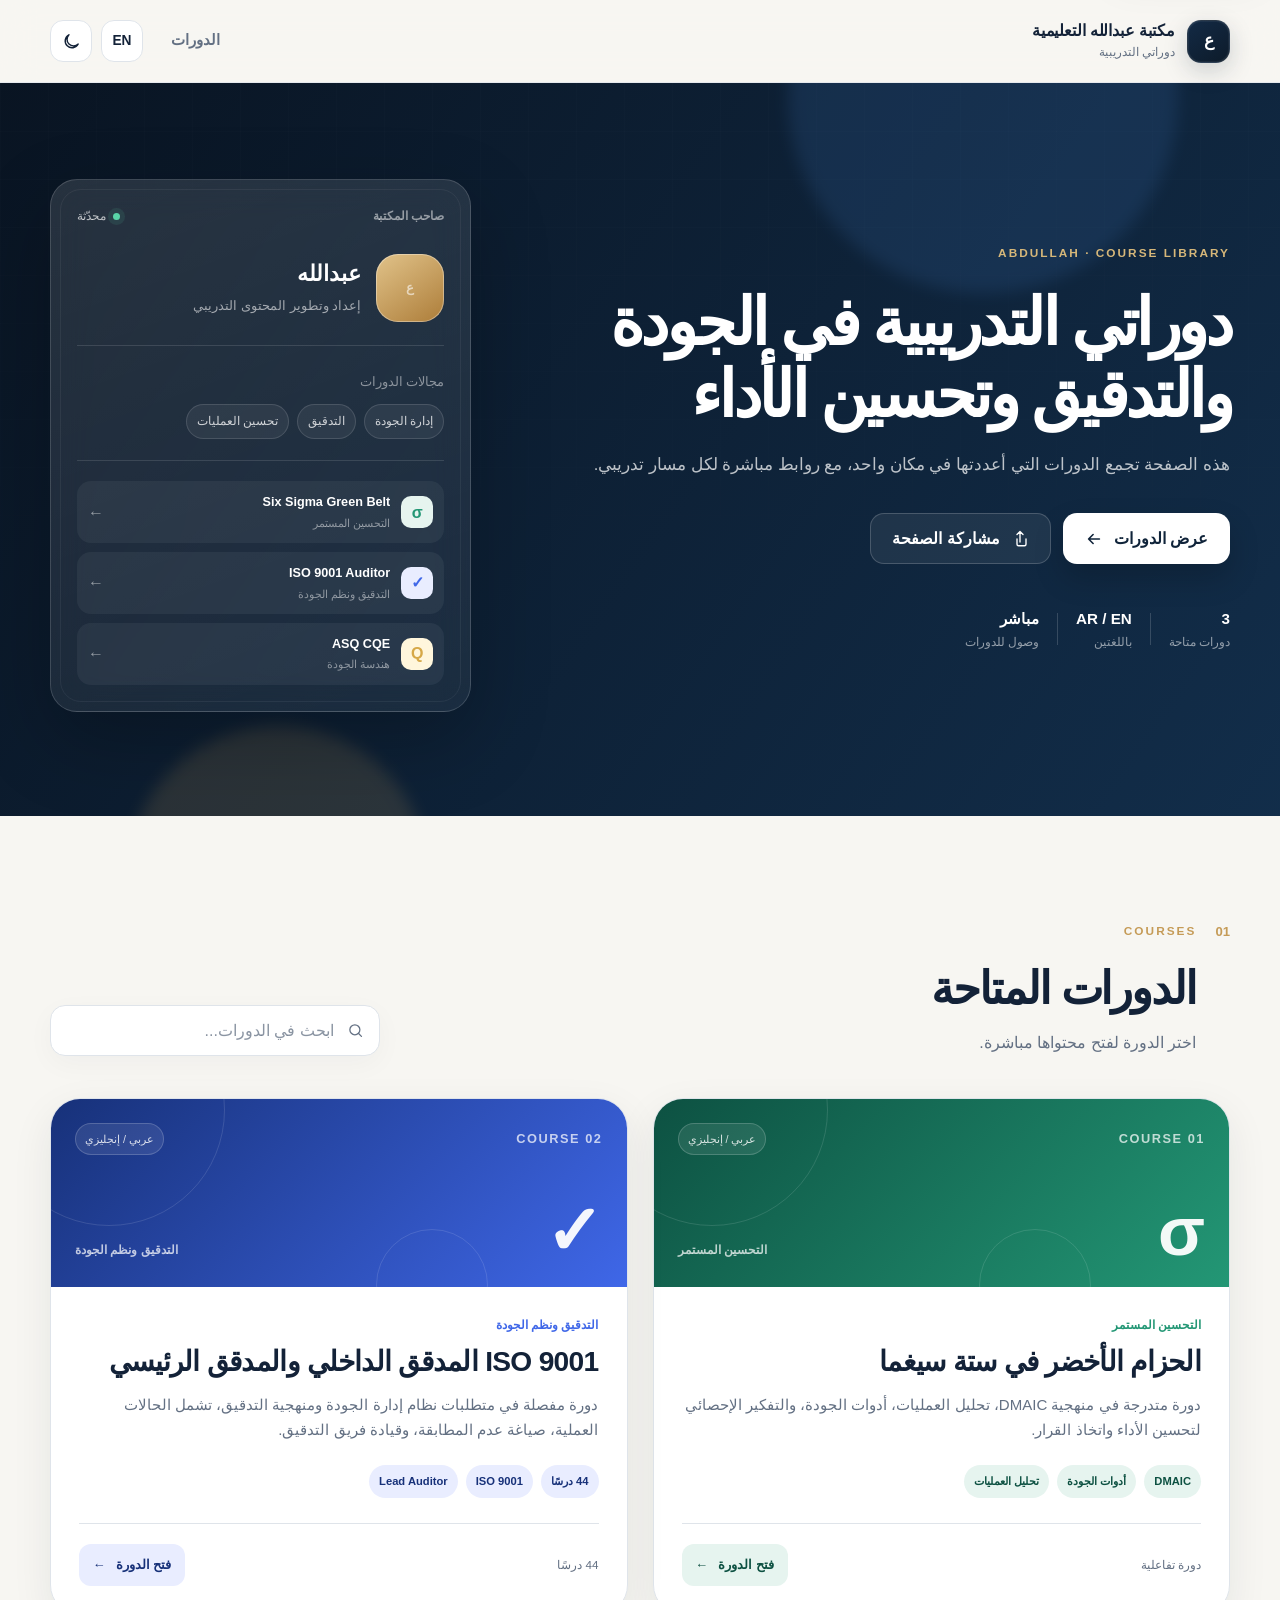
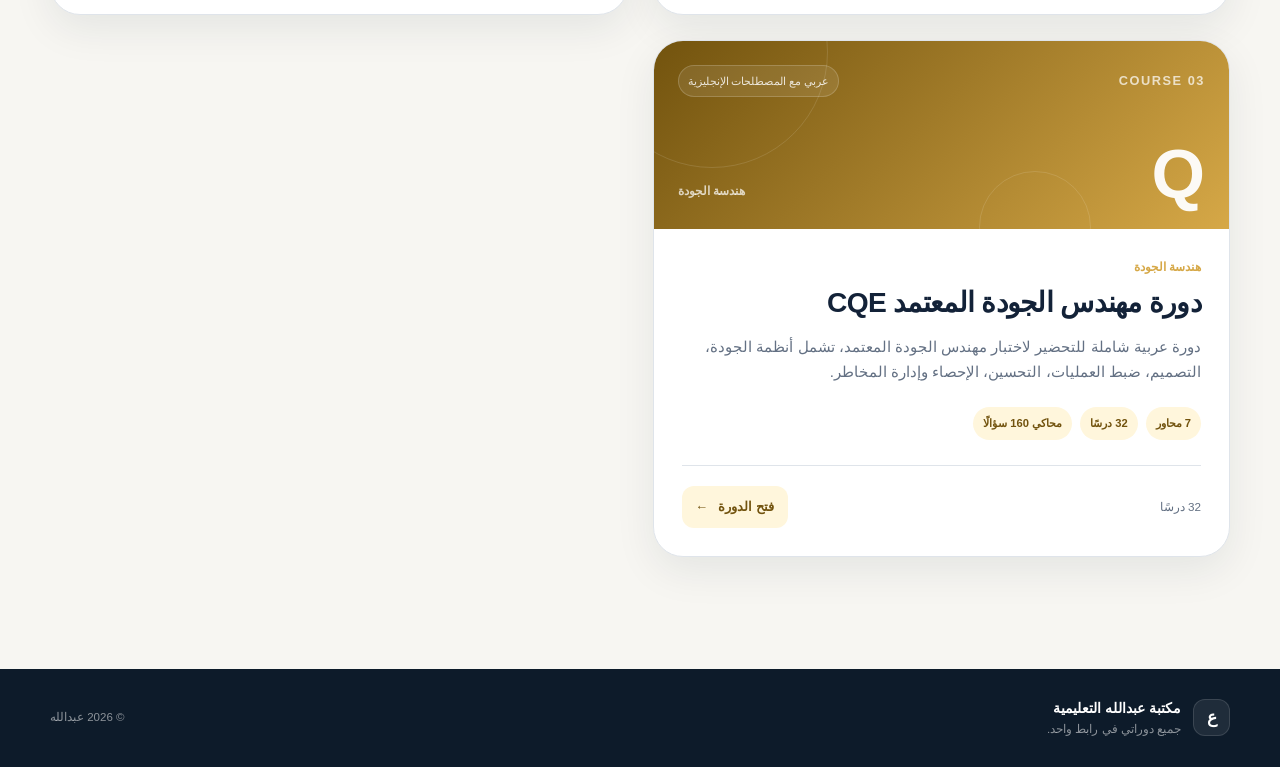
<file: index.html>
<!doctype html>
<html lang="ar" dir="rtl">
<head>
  <meta charset="utf-8" />
  <meta name="viewport" content="width=device-width, initial-scale=1, viewport-fit=cover" />
  <meta name="theme-color" content="#0d1b2a" />
  <meta name="description" content="مكتبة عبدالله التعليمية — صفحة تجمع دوراته التدريبية في الجودة والتدقيق وتحسين الأداء." />
  <meta property="og:title" content="مكتبة عبدالله التعليمية" />
  <meta property="og:description" content="دورات تدريبية في الجودة، التدقيق، وتحسين الأداء." />
  <meta property="og:type" content="website" />
  <meta http-equiv="Cache-Control" content="no-cache, no-store, must-revalidate" />
  <meta http-equiv="Pragma" content="no-cache" />
  <meta http-equiv="Expires" content="0" />
  <title>مكتبة عبدالله التعليمية</title>
  <link rel="manifest" href="manifest.webmanifest" />
  <link rel="icon" href="icon.svg" type="image/svg+xml" />
  <link rel="stylesheet" href="styles.css?v=20260722-11" />
  <script src="courses.js?v=20260722-14" defer></script>
  <script src="app.js?v=20260722-11" defer></script>
</head>
<body id="top">
  <a class="skip-link" href="#courses" data-i18n="skip">انتقل إلى الدورات</a>

  <header class="site-header">
    <div class="container header-inner">
      <a class="brand" href="#top" aria-label="الصفحة الرئيسية">
        <span class="brand-mark" id="brandMark" aria-hidden="true">ع</span>
        <span class="brand-copy">
          <strong data-i18n="brand">مكتبة عبدالله التعليمية</strong>
          <small data-i18n="brandSub">دوراتي التدريبية</small>
        </span>
      </a>

      <nav class="main-nav" aria-label="التنقل الرئيسي">
        <a href="#courses" data-i18n="navCourses">الدورات</a>
      </nav>

      <div class="header-actions">
        <button id="languageButton" class="icon-button language-button" type="button" aria-label="تغيير اللغة">EN</button>
        <button id="themeButton" class="icon-button" type="button" aria-label="تبديل المظهر">
          <span id="themeIcon" aria-hidden="true"></span>
        </button>
      </div>
    </div>
  </header>

  <main>
    <section class="hero" aria-labelledby="heroTitle">
      <div class="hero-grid" aria-hidden="true"></div>
      <div class="hero-glow hero-glow-one" aria-hidden="true"></div>
      <div class="hero-glow hero-glow-two" aria-hidden="true"></div>

      <div class="container hero-layout">
        <div class="hero-content">
          <span class="eyebrow" data-i18n="eyebrow">ABDULLAH · COURSE LIBRARY</span>
          <h1 id="heroTitle" data-i18n="heroTitle">دوراتي التدريبية في الجودة والتدقيق وتحسين الأداء</h1>
          <p class="hero-text" data-i18n="heroText">هذه الصفحة تجمع الدورات التي أعددتها في مكان واحد، مع روابط مباشرة لكل مسار تدريبي.</p>

          <div class="hero-actions">
            <a class="button button-primary" href="#courses">
              <span data-i18n="viewCourses">عرض الدورات</span>
              <svg viewBox="0 0 20 20" aria-hidden="true"><path d="M4 10h12M11 5l5 5-5 5"/></svg>
            </a>
            <button id="shareButton" class="button button-secondary" type="button">
              <svg viewBox="0 0 24 24" aria-hidden="true"><path d="M8 12v7a2 2 0 0 0 2 2h8a2 2 0 0 0 2-2v-7M16 6l-4-4-4 4M12 2v14"/></svg>
              <span data-i18n="sharePage">مشاركة الصفحة</span>
            </button>
          </div>

          <div class="hero-meta">
            <span><strong id="courseCount">0</strong><small data-i18n="courseCountLabel">دورات متاحة</small></span>
            <i aria-hidden="true"></i>
            <span><strong>AR / EN</strong><small data-i18n="languagesLabel">باللغتين</small></span>
            <i aria-hidden="true"></i>
            <span><strong data-i18n="directAccessValue">مباشر</strong><small data-i18n="directAccessLabel">وصول للدورات</small></span>
          </div>
        </div>

        <aside class="profile-card" aria-label="بطاقة صاحب المكتبة">
          <div class="profile-card-top">
            <span class="profile-label" data-i18n="profileLabel">صاحب المكتبة</span>
            <span class="profile-status"><i aria-hidden="true"></i><span data-i18n="profileStatus">محدّثة</span></span>
          </div>
          <div class="profile-identity">
            <span class="profile-avatar" id="profileAvatar" aria-hidden="true">ع</span>
            <div>
              <strong data-i18n="ownerName">عبدالله</strong>
              <span data-i18n="ownerRole">إعداد وتطوير المحتوى التدريبي</span>
            </div>
          </div>
          <div class="profile-focus">
            <small data-i18n="focusLabel">مجالات الدورات</small>
            <div class="focus-tags">
              <span data-i18n="focusQuality">إدارة الجودة</span>
              <span data-i18n="focusAudit">التدقيق</span>
              <span data-i18n="focusImprovement">تحسين العمليات</span>
            </div>
          </div>
          <div class="profile-courses" id="profileCourses"></div>
        </aside>
      </div>
    </section>

    <section id="courses" class="courses-section" aria-labelledby="coursesTitle">
      <div class="container">
        <div class="section-header">
          <div>
            <span class="section-number">01</span>
            <div>
              <span class="section-kicker" data-i18n="coursesKicker">COURSES</span>
              <h2 id="coursesTitle" data-i18n="coursesTitle">الدورات المتاحة</h2>
              <p data-i18n="coursesText">اختر الدورة لفتح محتواها مباشرة.</p>
            </div>
          </div>

          <label class="search-box">
            <svg viewBox="0 0 24 24" aria-hidden="true"><circle cx="11" cy="11" r="7"/><path d="m16.2 16.2 4 4"/></svg>
            <span class="sr-only" data-i18n="searchLabel">ابحث في الدورات</span>
            <input id="courseSearch" type="search" autocomplete="off" placeholder="ابحث في الدورات..." data-i18n-placeholder="searchPlaceholder" />
          </label>
        </div>

        <div id="courseGrid" class="course-grid" aria-live="polite"></div>
        <div id="emptyState" class="empty-state" hidden>
          <span aria-hidden="true">⌕</span>
          <strong data-i18n="emptyTitle">لا توجد دورة مطابقة</strong>
          <p data-i18n="emptyText">جرّب كلمة بحث مختلفة.</p>
        </div>
      </div>
    </section>
  </main>

  <footer class="site-footer">
    <div class="container footer-inner">
      <div class="footer-brand">
        <span class="footer-mark" id="footerMark" aria-hidden="true">ع</span>
        <span><strong data-i18n="footerTitle">مكتبة عبدالله التعليمية</strong><small data-i18n="footerText">جميع دوراتي في رابط واحد.</small></span>
      </div>
      <p>© <span id="year"></span> <span data-i18n="footerOwner">عبدالله</span></p>
    </div>
  </footer>

  <div id="toast" class="toast" role="status" aria-live="polite"></div>
</body>
</html>
</file>
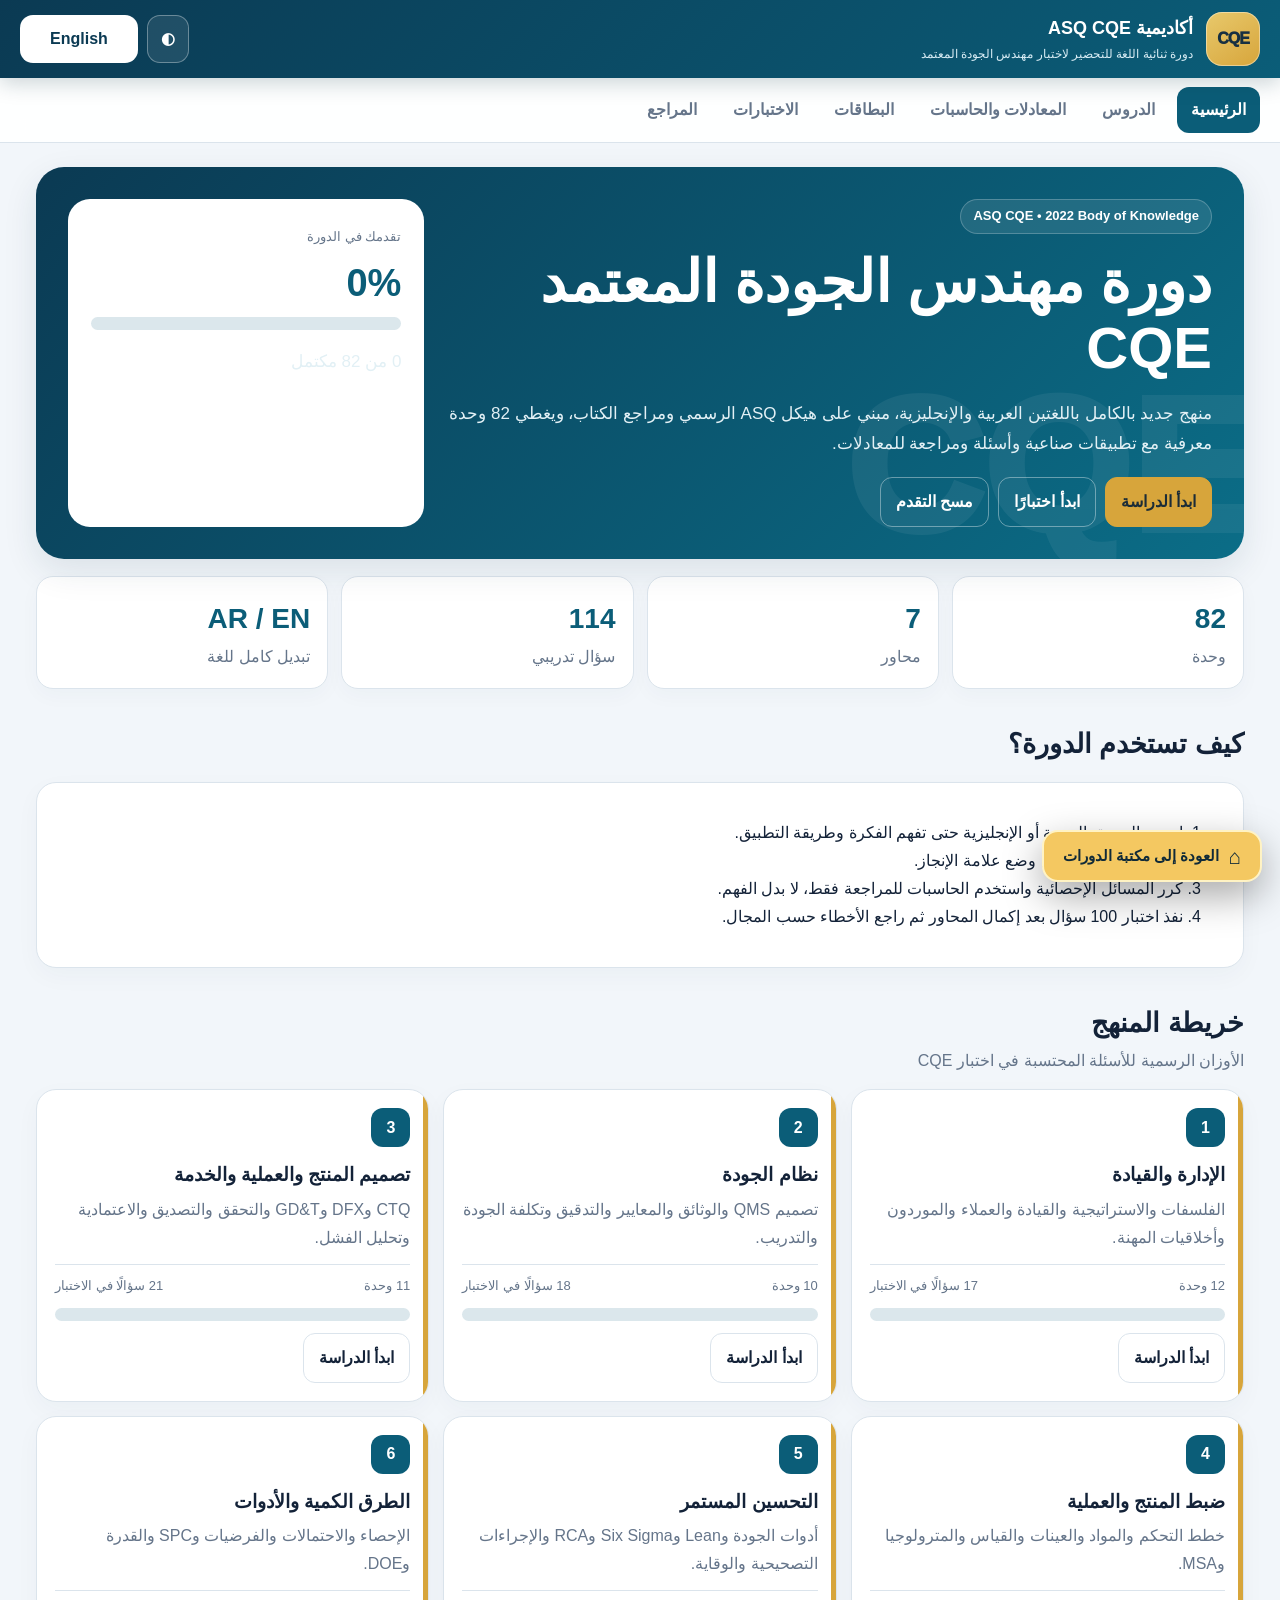
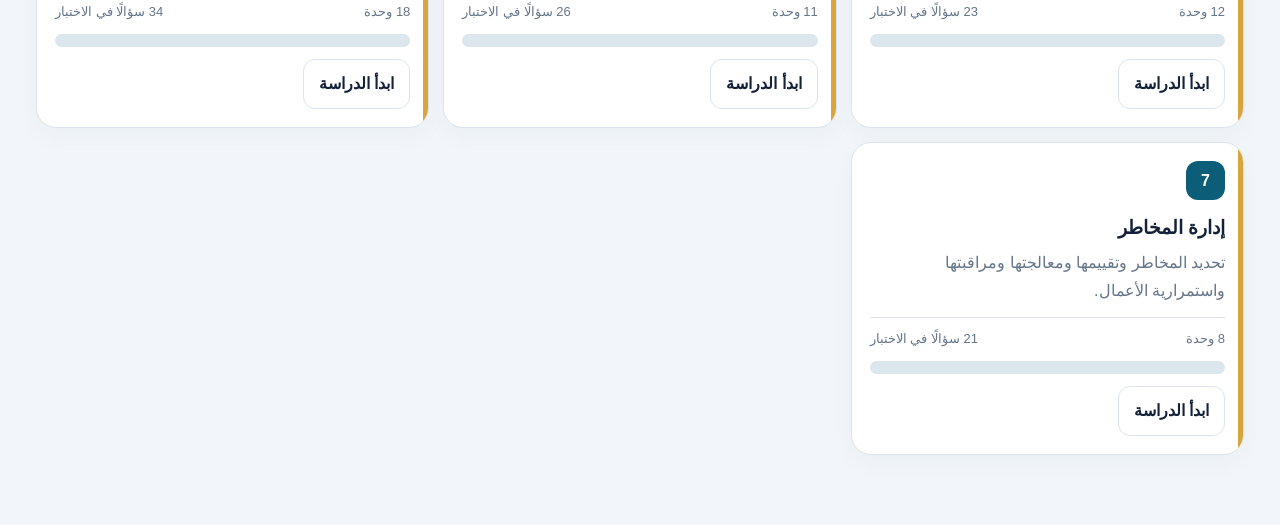
<file: cqe/index.html>
<!doctype html>
<html lang="ar" dir="rtl">
<head>
<meta charset="utf-8">
<meta name="viewport" content="width=device-width,initial-scale=1,viewport-fit=cover">
<meta name="theme-color" content="#0b3a53">
<meta name="description" content="Comprehensive bilingual Arabic-English ASQ CQE exam preparation course">
<meta http-equiv="Cache-Control" content="no-cache, no-store, must-revalidate">
<meta http-equiv="Pragma" content="no-cache">
<meta http-equiv="Expires" content="0">
<title>ASQ CQE Academy | الأكاديمية ثنائية اللغة</title>
<link rel="stylesheet" href="v2/styles.css?v=20260722-12">
<style>
.library-return{position:fixed;z-index:10000;inset-inline-start:18px;bottom:calc(18px + env(safe-area-inset-bottom,0px));display:inline-flex;align-items:center;justify-content:center;gap:9px;min-height:52px;padding:0 19px;border:2px solid #fff3c4;border-radius:16px;background:#f4c861;color:#102a38;text-decoration:none;font:900 15px/1.2 -apple-system,BlinkMacSystemFont,"Segoe UI",Tahoma,Arial,sans-serif;box-shadow:0 14px 38px rgba(0,0,0,.34);white-space:nowrap;transition:transform .18s ease,filter .18s ease}.library-return:hover{transform:translateY(-2px);filter:brightness(1.04)}.library-return:focus-visible{outline:4px solid #fff;outline-offset:3px}.library-return .home-icon{font-size:21px;line-height:1}@media(max-width:620px){.library-return{inset-inline-start:12px;inset-inline-end:12px;bottom:calc(12px + env(safe-area-inset-bottom,0px));width:auto;min-height:56px;padding:0 16px;border-radius:17px;font-size:16px}}@media print{.library-return{display:none!important}}
</style>
</head>
<body>
<a class="library-return" href="https://eng-abdullah-omar.github.io/aoao0535-tech.github.io/?v=20260722-14" aria-label="العودة إلى مكتبة الدورات"><span class="home-icon">⌂</span><span>العودة إلى مكتبة الدورات</span></a>
<header class="topbar">
  <a class="brand" href="#home" data-tab="home">
    <span class="logo">CQE</span>
    <span><strong id="brandTitle"></strong><small id="brandSubtitle"></small></span>
  </a>
  <div class="top-actions">
    <button id="themeBtn" class="icon-btn" type="button" aria-label="Theme">◐</button>
    <button id="langBtn" class="lang-btn" type="button"></button>
  </div>
</header>
<nav class="main-nav" id="mainNav"></nav>

<main class="shell">
  <section id="home" class="page active">
    <div class="notice">جارٍ تحميل محتوى الدورة…<br>Loading course content…</div>
  </section>

  <section id="lessons" class="page">
    <div class="lesson-layout">
      <aside class="lesson-sidebar">
        <div class="search-wrap">
          <input id="lessonSearch" type="search" autocomplete="off">
        </div>
        <div id="domainList" class="domain-list"></div>
        <div id="lessonList" class="lesson-list"></div>
      </aside>
      <article id="lessonView" class="lesson-view"></article>
    </div>
  </section>

  <section id="tools" class="page"></section>
  <section id="cards" class="page"></section>
  <section id="practice" class="page"></section>
  <section id="references" class="page"></section>
</main>

<div id="toast" class="toast" aria-live="polite"></div>

<noscript>
  <div class="notice">يلزم تفعيل JavaScript لفتح الدورة.<br>JavaScript is required to open the course.</div>
</noscript>
<script src="v2/app-unpacked.js?v=20260722-12"></script>
</body>
</html>
</file>
<file: styles.css>
:root {
  color-scheme: light;
  --ink: #132238;
  --muted: #637083;
  --navy: #0d1b2a;
  --navy-2: #132a45;
  --paper: #f7f6f2;
  --surface: #ffffff;
  --surface-2: #f0f2f5;
  --line: #dfe4ea;
  --gold: #c59b57;
  --gold-soft: #f2e9d8;
  --shadow: 0 24px 70px rgba(17, 32, 53, .12);
  --shadow-soft: 0 14px 40px rgba(17, 32, 53, .08);
  --radius-xl: 30px;
  --radius-lg: 22px;
  --radius-md: 16px;
  --container: 1180px;
}

:root[data-theme="dark"] {
  color-scheme: dark;
  --ink: #edf2f7;
  --muted: #a9b3c1;
  --navy: #09131f;
  --navy-2: #10243a;
  --paper: #0b111a;
  --surface: #111b27;
  --surface-2: #172332;
  --line: #273648;
  --gold-soft: #332a1e;
  --shadow: 0 24px 70px rgba(0, 0, 0, .30);
  --shadow-soft: 0 14px 40px rgba(0, 0, 0, .20);
}

* { box-sizing: border-box; }
html { scroll-behavior: smooth; }
body {
  margin: 0;
  min-width: 320px;
  background: var(--paper);
  color: var(--ink);
  font-family: "Segoe UI", Tahoma, Arial, sans-serif;
  line-height: 1.7;
  text-rendering: optimizeLegibility;
}
a { color: inherit; text-decoration: none; }
button, input { font: inherit; }
button { color: inherit; }
svg { display: block; fill: none; stroke: currentColor; stroke-width: 1.8; stroke-linecap: round; stroke-linejoin: round; }
.container { width: min(calc(100% - 40px), var(--container)); margin-inline: auto; }
.sr-only { position: absolute; width: 1px; height: 1px; padding: 0; margin: -1px; overflow: hidden; clip: rect(0,0,0,0); white-space: nowrap; border: 0; }
.skip-link { position: fixed; inset-inline-start: 20px; top: -80px; z-index: 1000; padding: 10px 16px; background: var(--surface); border-radius: 12px; box-shadow: var(--shadow-soft); }
.skip-link:focus { top: 16px; }

.site-header {
  position: sticky;
  top: 0;
  z-index: 100;
  background: color-mix(in srgb, var(--paper) 88%, transparent);
  backdrop-filter: blur(18px);
  border-bottom: 1px solid color-mix(in srgb, var(--line) 72%, transparent);
}
.header-inner { min-height: 82px; display: flex; align-items: center; gap: 28px; }
.brand { display: inline-flex; align-items: center; gap: 12px; min-width: max-content; }
.brand-mark, .footer-mark {
  display: grid;
  place-items: center;
  width: 43px;
  height: 43px;
  border-radius: 14px;
  color: #fff;
  background: linear-gradient(145deg, var(--navy-2), var(--navy));
  border: 1px solid rgba(255,255,255,.12);
  font-size: 1.05rem;
  font-weight: 800;
  box-shadow: inset 0 0 0 1px rgba(255,255,255,.05), 0 8px 24px rgba(13,27,42,.18);
}
.brand-copy { display: grid; line-height: 1.3; }
.brand-copy strong { font-size: .98rem; letter-spacing: -.01em; }
.brand-copy small { color: var(--muted); font-size: .76rem; margin-top: 3px; }
.main-nav { display: flex; align-items: center; gap: 22px; margin-inline-start: auto; }
.main-nav a { color: var(--muted); font-size: .92rem; font-weight: 650; transition: color .2s ease; }
.main-nav a:hover { color: var(--ink); }
.header-actions { display: flex; gap: 9px; }
.icon-button {
  width: 42px;
  height: 42px;
  display: grid;
  place-items: center;
  border: 1px solid var(--line);
  border-radius: 13px;
  background: var(--surface);
  cursor: pointer;
  transition: transform .2s ease, border-color .2s ease, box-shadow .2s ease;
}
.icon-button:hover { transform: translateY(-2px); border-color: var(--gold); box-shadow: var(--shadow-soft); }
.icon-button svg { width: 19px; height: 19px; }
.language-button { font-weight: 800; font-size: .86rem; }

.hero {
  position: relative;
  overflow: hidden;
  color: #fff;
  background:
    linear-gradient(125deg, rgba(9,20,34,.98), rgba(18,46,75,.97)),
    var(--navy);
  padding: 96px 0 104px;
}
.hero-grid {
  position: absolute;
  inset: 0;
  opacity: .15;
  background-image: linear-gradient(rgba(255,255,255,.08) 1px, transparent 1px), linear-gradient(90deg, rgba(255,255,255,.08) 1px, transparent 1px);
  background-size: 48px 48px;
  mask-image: linear-gradient(to bottom, #000, transparent 88%);
}
.hero-glow { position: absolute; border-radius: 999px; filter: blur(8px); opacity: .24; }
.hero-glow-one { width: 390px; height: 390px; background: #315e96; top: -180px; inset-inline-start: 8%; }
.hero-glow-two { width: 300px; height: 300px; background: #c59b57; bottom: -210px; inset-inline-end: 10%; opacity: .16; }
.hero-layout { position: relative; display: grid; grid-template-columns: minmax(0, 1.15fr) minmax(320px, .72fr); gap: 86px; align-items: center; }
.hero-content { max-width: 720px; }
.eyebrow, .section-kicker {
  display: inline-block;
  color: #d6b779;
  font-size: .74rem;
  font-weight: 800;
  letter-spacing: .17em;
  direction: ltr;
}
.hero h1 { margin: 22px 0 20px; max-width: 760px; font-size: clamp(2.55rem, 5.1vw, 5.15rem); line-height: 1.1; letter-spacing: -.055em; }
.hero-text { max-width: 650px; margin: 0; color: rgba(255,255,255,.72); font-size: clamp(1rem, 1.3vw, 1.16rem); }
.hero-actions { display: flex; flex-wrap: wrap; gap: 12px; margin-top: 34px; }
.button {
  min-height: 51px;
  display: inline-flex;
  align-items: center;
  justify-content: center;
  gap: 11px;
  padding: 0 21px;
  border-radius: 14px;
  border: 1px solid transparent;
  font-weight: 800;
  cursor: pointer;
  transition: transform .2s ease, box-shadow .2s ease, background .2s ease;
}
.button:hover { transform: translateY(-2px); }
.button svg { width: 18px; height: 18px; }
[dir="rtl"] .button-primary svg { transform: scaleX(-1); }
.button-primary { background: #fff; color: #10243a; box-shadow: 0 14px 30px rgba(0,0,0,.18); }
.button-primary:hover { box-shadow: 0 18px 38px rgba(0,0,0,.25); }
.button-secondary { background: rgba(255,255,255,.07); border-color: rgba(255,255,255,.18); color: #fff; }
.button-secondary:hover { background: rgba(255,255,255,.12); }
.hero-meta { display: flex; align-items: center; gap: 18px; margin-top: 42px; }
.hero-meta > span { display: grid; gap: 1px; }
.hero-meta strong { font-size: .95rem; }
.hero-meta small { color: rgba(255,255,255,.55); font-size: .72rem; }
.hero-meta > i { width: 1px; height: 32px; background: rgba(255,255,255,.16); }

.profile-card {
  position: relative;
  padding: 26px;
  border: 1px solid rgba(255,255,255,.16);
  border-radius: 27px;
  background: linear-gradient(160deg, rgba(255,255,255,.12), rgba(255,255,255,.055));
  box-shadow: 0 28px 80px rgba(0,0,0,.24);
  backdrop-filter: blur(18px);
}
.profile-card::before { content: ""; position: absolute; inset: 9px; border: 1px solid rgba(255,255,255,.06); border-radius: 21px; pointer-events: none; }
.profile-card-top, .profile-identity, .profile-focus, .profile-courses { position: relative; }
.profile-card-top { display: flex; justify-content: space-between; gap: 12px; align-items: center; }
.profile-label { color: rgba(255,255,255,.52); font-size: .76rem; font-weight: 700; }
.profile-status { display: inline-flex; align-items: center; gap: 7px; color: rgba(255,255,255,.7); font-size: .74rem; }
.profile-status i { width: 7px; height: 7px; border-radius: 50%; background: #59d6a8; box-shadow: 0 0 0 5px rgba(89,214,168,.10); }
.profile-identity { display: flex; align-items: center; gap: 15px; padding: 25px 0 23px; border-bottom: 1px solid rgba(255,255,255,.12); }
.profile-avatar { width: 68px; height: 68px; display: grid; place-items: center; flex: 0 0 auto; border-radius: 22px; background: linear-gradient(145deg, #e1c38a, #ad7d39); color: #102033; font-size: 1.5rem; font-weight: 900; box-shadow: inset 0 0 0 1px rgba(255,255,255,.35); }
.profile-identity div { display: grid; }
.profile-identity strong { font-size: 1.35rem; }
.profile-identity span { color: rgba(255,255,255,.58); font-size: .82rem; margin-top: 2px; }
.profile-focus { padding: 21px 0; border-bottom: 1px solid rgba(255,255,255,.12); }
.profile-focus > small { color: rgba(255,255,255,.48); }
.focus-tags { display: flex; flex-wrap: wrap; gap: 8px; margin-top: 10px; }
.focus-tags span { padding: 7px 10px; border: 1px solid rgba(255,255,255,.13); border-radius: 999px; background: rgba(255,255,255,.06); color: rgba(255,255,255,.78); font-size: .72rem; }
.profile-courses { display: grid; gap: 9px; margin-top: 20px; }
.profile-course { display: flex; align-items: center; gap: 11px; padding: 11px; border-radius: 14px; background: rgba(255,255,255,.055); }
.profile-course-symbol { width: 32px; height: 32px; display: grid; place-items: center; flex: 0 0 auto; border-radius: 10px; background: var(--course-soft); color: var(--course-accent); font-weight: 900; }
.profile-course span:nth-child(2) { display: grid; min-width: 0; }
.profile-course strong { font-size: .79rem; overflow: hidden; text-overflow: ellipsis; white-space: nowrap; }
.profile-course small { color: rgba(255,255,255,.48); font-size: .67rem; }
.profile-course-arrow { margin-inline-start: auto; color: rgba(255,255,255,.5); }

.courses-section { padding: 100px 0 112px; }
.section-header { display: flex; justify-content: space-between; align-items: flex-end; gap: 32px; margin-bottom: 42px; }
.section-header > div:first-child { display: flex; align-items: flex-start; gap: 19px; }
.section-number { color: var(--gold); font-size: .82rem; font-weight: 900; padding-top: 5px; }
.section-kicker { color: var(--gold); }
.section-header h2 { margin: 7px 0 3px; font-size: clamp(2rem, 3.5vw, 3.05rem); letter-spacing: -.045em; }
.section-header p { margin: 0; color: var(--muted); }
.search-box { min-width: min(100%, 330px); height: 51px; display: flex; align-items: center; gap: 11px; padding: 0 15px; border: 1px solid var(--line); border-radius: 15px; background: var(--surface); box-shadow: 0 8px 28px rgba(17,32,53,.035); }
.search-box:focus-within { border-color: var(--gold); box-shadow: 0 0 0 4px color-mix(in srgb, var(--gold) 15%, transparent); }
.search-box svg { width: 19px; height: 19px; color: var(--muted); }
.search-box input { width: 100%; border: 0; outline: 0; background: transparent; color: var(--ink); }
.search-box input::placeholder { color: color-mix(in srgb, var(--muted) 75%, transparent); }
.course-grid { display: grid; grid-template-columns: repeat(2, minmax(0, 1fr)); gap: 25px; }
.course-card {
  position: relative;
  overflow: hidden;
  min-height: 470px;
  display: flex;
  flex-direction: column;
  border: 1px solid var(--line);
  border-radius: var(--radius-xl);
  background: var(--surface);
  box-shadow: var(--shadow-soft);
  animation: card-in .55s ease both;
  animation-delay: var(--delay, 0ms);
  transition: transform .25s ease, box-shadow .25s ease, border-color .25s ease;
}
.course-card:hover { transform: translateY(-7px); box-shadow: var(--shadow); border-color: color-mix(in srgb, var(--course-accent) 45%, var(--line)); }
.course-visual { position: relative; min-height: 188px; padding: 24px; color: #fff; background: linear-gradient(135deg, var(--course-dark), var(--course-accent)); overflow: hidden; }
.course-visual::before { content: ""; position: absolute; width: 230px; height: 230px; border: 1px solid rgba(255,255,255,.12); border-radius: 50%; top: -105px; inset-inline-end: -58px; }
.course-visual::after { content: ""; position: absolute; width: 110px; height: 110px; border: 1px solid rgba(255,255,255,.12); border-radius: 50%; bottom: -54px; inset-inline-start: 24%; }
.course-topline { position: relative; z-index: 1; display: flex; justify-content: space-between; align-items: center; }
.course-number { font-size: .8rem; font-weight: 900; letter-spacing: .12em; opacity: .72; direction: ltr; }
.course-language { padding: 6px 9px; border: 1px solid rgba(255,255,255,.18); border-radius: 999px; background: rgba(255,255,255,.09); font-size: .67rem; color: rgba(255,255,255,.82); }
.course-symbol { position: absolute; z-index: 1; inset-inline-start: 24px; bottom: 20px; font-size: 4.3rem; font-weight: 900; line-height: 1; opacity: .95; }
.course-visual-label { position: absolute; z-index: 1; inset-inline-end: 24px; bottom: 27px; max-width: 55%; text-align: end; color: rgba(255,255,255,.72); font-size: .75rem; font-weight: 700; }
.course-body { display: flex; flex: 1; flex-direction: column; padding: 28px; }
.course-category { color: var(--course-accent); font-size: .76rem; font-weight: 900; }
.course-body h3 { margin: 7px 0 12px; font-size: clamp(1.4rem, 2.2vw, 1.85rem); line-height: 1.32; letter-spacing: -.025em; }
.course-body p { margin: 0; color: var(--muted); font-size: .94rem; }
.course-tags { display: flex; flex-wrap: wrap; gap: 8px; margin: 22px 0 25px; }
.course-tags span { padding: 7px 10px; border-radius: 999px; background: var(--course-soft); color: var(--course-dark); font-size: .7rem; font-weight: 750; }
.course-footer { display: flex; align-items: center; justify-content: space-between; gap: 18px; margin-top: auto; padding-top: 20px; border-top: 1px solid var(--line); }
.course-meta { color: var(--muted); font-size: .73rem; }
.course-link { display: inline-flex; align-items: center; gap: 10px; padding: 10px 14px; border-radius: 12px; background: var(--course-soft); color: var(--course-dark); font-size: .8rem; font-weight: 900; transition: background .2s ease, transform .2s ease; }
.course-link:hover { background: color-mix(in srgb, var(--course-accent) 20%, var(--course-soft)); transform: translateX(-2px); }
[dir="ltr"] .course-link:hover { transform: translateX(2px); }
.empty-state { padding: 70px 20px; text-align: center; border: 1px dashed var(--line); border-radius: var(--radius-lg); }
.empty-state > span { display: block; color: var(--gold); font-size: 2rem; }
.empty-state strong { display: block; margin-top: 8px; }
.empty-state p { margin: 3px 0 0; color: var(--muted); }

.site-footer { color: #fff; background: var(--navy); padding: 28px 0; }
.footer-inner { display: flex; align-items: center; justify-content: space-between; gap: 24px; }
.footer-brand { display: flex; align-items: center; gap: 12px; }
.footer-mark { width: 37px; height: 37px; border-radius: 12px; background: rgba(255,255,255,.08); box-shadow: none; }
.footer-brand span:nth-child(2) { display: grid; }
.footer-brand strong { font-size: .85rem; }
.footer-brand small, .site-footer p { color: rgba(255,255,255,.52); font-size: .72rem; }
.site-footer p { margin: 0; }
.toast { position: fixed; z-index: 300; left: 50%; bottom: 28px; transform: translate(-50%, 30px); padding: 11px 17px; border-radius: 12px; color: #fff; background: #14243a; box-shadow: var(--shadow); opacity: 0; pointer-events: none; transition: opacity .2s ease, transform .2s ease; font-size: .82rem; }
.toast.show { opacity: 1; transform: translate(-50%, 0); }

@keyframes card-in { from { opacity: 0; transform: translateY(16px); } to { opacity: 1; transform: none; } }
@media (prefers-reduced-motion: reduce) { *, *::before, *::after { animation-duration: .01ms !important; animation-iteration-count: 1 !important; scroll-behavior: auto !important; transition-duration: .01ms !important; } }

@media (max-width: 980px) {
  .hero { padding-top: 76px; }
  .hero-layout { grid-template-columns: 1fr; gap: 48px; }
  .hero-content { max-width: 800px; }
  .profile-card { max-width: 620px; }
  .course-grid { grid-template-columns: 1fr; }
}
@media (max-width: 720px) {
  .container { width: min(calc(100% - 28px), var(--container)); }
  .header-inner { min-height: 70px; gap: 12px; }
  .brand-copy small, .main-nav { display: none; }
  .brand-copy strong { font-size: .84rem; }
  .brand-mark { width: 38px; height: 38px; border-radius: 12px; }
  .header-actions { margin-inline-start: auto; }
  .icon-button { width: 38px; height: 38px; border-radius: 12px; }
  .hero { padding: 66px 0 72px; }
  .hero h1 { font-size: clamp(2.25rem, 11vw, 3.55rem); }
  .hero-actions { display: grid; grid-template-columns: 1fr; }
  .button { width: 100%; }
  .hero-meta { gap: 11px; justify-content: space-between; }
  .hero-meta > i { height: 28px; }
  .hero-meta strong { font-size: .82rem; }
  .hero-meta small { font-size: .62rem; }
  .profile-card { padding: 21px; }
  .courses-section { padding: 72px 0 80px; }
  .section-header { display: grid; align-items: stretch; }
  .section-header > div:first-child { gap: 13px; }
  .search-box { width: 100%; min-width: 0; }
  .course-card { min-height: 0; border-radius: 23px; }
  .course-visual { min-height: 164px; }
  .course-body { padding: 23px; }
  .course-footer { align-items: flex-end; }
  .footer-inner { align-items: flex-start; }
  .site-footer p { text-align: end; }
}
@media (max-width: 420px) {
  .brand-copy strong { max-width: 145px; overflow: hidden; text-overflow: ellipsis; white-space: nowrap; }
  .hero-meta { display: grid; grid-template-columns: repeat(3, 1fr); text-align: center; }
  .hero-meta > i { display: none; }
  .course-footer { display: grid; }
  .course-link { justify-content: space-between; }
  .footer-brand small { display: none; }
}
</file>
<file: cqe/v2/styles.css>
:root{
  --bg:#f2f6fa;--surface:#ffffff;--surface-2:#f7fafc;--ink:#132238;--muted:#65758a;
  --brand:#0b5d78;--brand-2:#0b3a53;--accent:#d7a53b;--accent-2:#e8c96c;
  --line:#dbe4ec;--good:#147a55;--bad:#b4233c;--warn:#9a6400;
  --shadow:0 12px 34px rgba(15,45,68,.10);--radius:20px
}
*{box-sizing:border-box}
html{scroll-behavior:smooth}
body{margin:0;background:var(--bg);color:var(--ink);font-family:-apple-system,BlinkMacSystemFont,"Segoe UI",Tahoma,Arial,sans-serif;line-height:1.75}
button,input,select{font:inherit}
button{cursor:pointer}
.topbar{min-height:78px;background:linear-gradient(135deg,var(--brand-2),var(--brand));color:#fff;display:flex;align-items:center;justify-content:space-between;padding:12px max(16px,calc((100vw - 1240px)/2));position:sticky;top:0;z-index:50;box-shadow:0 5px 20px #092b3b35}
.brand{display:flex;align-items:center;gap:13px;text-decoration:none;color:inherit}
.brand .logo{width:54px;height:54px;border-radius:16px;background:linear-gradient(145deg,var(--accent-2),var(--accent));color:#173042;display:grid;place-items:center;font-weight:950;letter-spacing:-1px;box-shadow:inset 0 0 0 1px #fff6}
.brand strong,.brand small{display:block}
.brand strong{font-size:18px}.brand small{color:#d9edf5;font-size:12px}
.top-actions{display:flex;gap:9px;align-items:center}
.icon-btn,.lang-btn{border:1px solid #ffffff55;background:#ffffff16;color:white;border-radius:13px;padding:9px 13px;font-weight:800;min-height:43px}
.lang-btn{min-width:118px;background:white;color:var(--brand-2)}
.main-nav{position:sticky;top:78px;z-index:40;background:#ffffffeb;backdrop-filter:blur(12px);border-bottom:1px solid var(--line);display:flex;gap:8px;padding:9px max(14px,calc((100vw - 1240px)/2));overflow:auto}
.nav-btn{border:0;background:transparent;color:var(--muted);font-weight:800;padding:9px 14px;border-radius:12px;white-space:nowrap}
.nav-btn.active{background:var(--brand);color:white}
.shell{max-width:1240px;margin:auto;padding:24px 16px 70px}
.page{display:none}.page.active{display:block}
.hero{background:linear-gradient(135deg,#0b3a53,#0b6d87);color:white;border-radius:28px;padding:32px;box-shadow:var(--shadow);position:relative;overflow:hidden}
.hero:after{content:"CQE";position:absolute;inset:auto -12px -75px auto;font-weight:950;font-size:190px;opacity:.06;direction:ltr}
.hero-grid{display:grid;grid-template-columns:1.5fr .7fr;gap:24px;position:relative;z-index:2}
.eyebrow{display:inline-flex;padding:5px 12px;border-radius:999px;background:#ffffff19;border:1px solid #ffffff38;font-weight:800;font-size:13px}
.hero h1{font-size:clamp(30px,5vw,58px);line-height:1.15;margin:15px 0}
.hero p{font-size:17px;color:#e2f0f5;max-width:790px}
.hero-card{background:#fff;color:var(--ink);border-radius:22px;padding:23px;align-self:stretch}
.hero-card strong{display:block;color:var(--brand);font-size:38px}.hero-card small{color:var(--muted)}
.actions{display:flex;gap:9px;flex-wrap:wrap;margin-top:18px}
.btn{border:1px solid var(--line);background:white;color:var(--ink);padding:10px 15px;border-radius:12px;font-weight:850}
.btn.primary{background:var(--brand);border-color:var(--brand);color:white}
.btn.gold{background:var(--accent);border-color:var(--accent);color:#1b2c37}
.btn.ghost{background:transparent;border-color:#ffffff60;color:white}
.btn.danger{background:#fff1f3;border-color:#ffc5ce;color:var(--bad)}
.section-title{display:flex;justify-content:space-between;align-items:end;gap:20px;margin:32px 0 14px}
.section-title h2{margin:0;font-size:27px}.section-title p{margin:0;color:var(--muted)}
.stats-grid{display:grid;grid-template-columns:repeat(4,1fr);gap:13px;margin-top:17px}
.stat{background:var(--surface);border:1px solid var(--line);border-radius:17px;padding:17px;box-shadow:0 7px 20px #0a3b5108}
.stat b{display:block;font-size:28px;color:var(--brand)}.stat span{color:var(--muted)}
.progress-track{height:13px;background:#dbe7ec;border-radius:99px;overflow:hidden}
.progress-fill{height:100%;background:linear-gradient(90deg,var(--brand),var(--accent));width:0;transition:.3s}
.domain-grid{display:grid;grid-template-columns:repeat(3,1fr);gap:14px}
.domain-card{background:var(--surface);border:1px solid var(--line);border-radius:var(--radius);padding:18px;box-shadow:0 8px 25px #0b3a5309;position:relative;overflow:hidden}
.domain-card:before{content:"";position:absolute;inset:0 auto 0 0;width:5px;background:var(--accent)}
[dir="rtl"] .domain-card:before{inset:0 0 0 auto}
.domain-card .num{width:39px;height:39px;background:var(--brand);color:white;display:grid;place-items:center;border-radius:12px;font-weight:900}
.domain-card h3{margin:12px 0 4px}.domain-card p{color:var(--muted);margin:0 0 12px}
.domain-meta{display:flex;justify-content:space-between;color:var(--muted);font-size:13px;border-top:1px solid var(--line);padding-top:10px}
.notice{background:#fff8df;border-inline-start:5px solid var(--accent);border-radius:14px;padding:15px 17px;margin:16px 0;color:#5e4811}
.card{background:var(--surface);border:1px solid var(--line);border-radius:var(--radius);padding:20px;box-shadow:0 8px 25px #0b3a5309}
.lesson-layout{display:grid;grid-template-columns:310px minmax(0,1fr);gap:18px;align-items:start}
.lesson-sidebar{position:sticky;top:142px;background:var(--surface);border:1px solid var(--line);border-radius:20px;padding:13px;max-height:calc(100vh - 165px);overflow:auto}
.search-wrap input{width:100%;border:1px solid var(--line);padding:11px 13px;border-radius:12px;background:var(--surface-2);color:var(--ink)}
.domain-list{display:flex;gap:6px;flex-wrap:wrap;margin:11px 0}
.domain-pill{border:1px solid var(--line);background:var(--surface-2);color:var(--ink);border-radius:10px;padding:7px 10px;font-weight:850}
.domain-pill.active{background:var(--brand);color:white;border-color:var(--brand)}
.lesson-list{display:grid;gap:6px}
.lesson-link{border:1px solid transparent;background:transparent;color:var(--ink);text-align:start;padding:9px 10px;border-radius:11px;display:flex;gap:8px;align-items:start}
.lesson-link:hover{background:var(--surface-2)}.lesson-link.active{background:#e4f2f6;border-color:#9bc8d5;color:#083f54}
.lesson-link.done:after{content:"✓";margin-inline-start:auto;color:var(--good);font-weight:900}
.lesson-code{font-weight:900;color:var(--brand);direction:ltr;min-width:33px}
.lesson-view{min-width:0}
.lesson-article{background:var(--surface);border:1px solid var(--line);border-radius:25px;box-shadow:var(--shadow);overflow:hidden}
.lesson-header{background:linear-gradient(135deg,#0b3a53,#0d7089);color:white;padding:26px}
.lesson-header-top{display:flex;justify-content:space-between;gap:12px;align-items:center}
.level{background:#ffffff18;border:1px solid #ffffff40;padding:5px 10px;border-radius:999px;font-weight:800;font-size:12px}
.lesson-header h1{margin:12px 0 2px;font-size:clamp(26px,4vw,42px);line-height:1.2}
.lesson-header p{margin:0;color:#dceef4}
.lesson-content{padding:24px}
.lesson-section{margin:0 0 22px}.lesson-section h3{margin:0 0 8px;color:var(--brand);font-size:20px}
.lesson-section p{margin:0;white-space:pre-line}
.step-list{counter-reset:steps;display:grid;gap:9px;padding:0;list-style:none}
.step-list li{background:var(--surface-2);border:1px solid var(--line);padding:11px 13px;border-radius:13px;display:flex;gap:10px}
.step-list li:before{counter-increment:steps;content:counter(steps);width:27px;height:27px;display:grid;place-items:center;background:var(--brand);color:white;border-radius:8px;font-weight:900;flex:0 0 auto}
.example,.exam-tip,.formula-box{border-radius:15px;padding:15px 17px;margin:14px 0}
.example{background:#eaf7f3;border-inline-start:5px solid var(--good)}
.exam-tip{background:#fff6dd;border-inline-start:5px solid var(--accent)}
.formula-box{background:#12243a;color:#e9f4f8;direction:ltr;text-align:left;font-family:Consolas,monospace;font-size:16px;overflow:auto}
.reference{font-size:13px;color:var(--muted);border-top:1px solid var(--line);padding-top:12px}
.lesson-check{border:1px solid var(--line);border-radius:16px;padding:16px;margin-top:18px}
.lesson-check label,.exam-option{display:block;border:1px solid var(--line);padding:10px 12px;border-radius:11px;margin:7px 0;background:var(--surface-2)}
.check-result{display:none;margin-top:10px;padding:11px;border-radius:10px}.check-result.show{display:block}.check-result.ok{background:#e7f7ef;color:var(--good)}.check-result.bad{background:#fff0f2;color:var(--bad)}
.lesson-footer{display:flex;justify-content:space-between;gap:10px;align-items:center;margin-top:20px;flex-wrap:wrap}
.complete-label{display:flex;gap:8px;align-items:center;font-weight:850;color:var(--good)}
.tool-grid{display:grid;grid-template-columns:repeat(2,1fr);gap:15px}
.tool-card{background:var(--surface);border:1px solid var(--line);border-radius:20px;padding:19px}
.tool-card h3{margin-top:0}.field-grid{display:grid;grid-template-columns:repeat(2,1fr);gap:9px}
.field{display:grid;gap:5px}.field input,.field textarea,.field select{width:100%;border:1px solid var(--line);background:var(--surface-2);color:var(--ink);border-radius:11px;padding:10px}
.output{margin-top:12px;padding:12px;border-radius:12px;background:#e8f3f7;min-height:49px;white-space:pre-line}
.formula-table{width:100%;border-collapse:collapse}.formula-table th,.formula-table td{border:1px solid var(--line);padding:10px;text-align:start}.formula-table th{background:var(--surface-2)}
.flash-wrap{max-width:720px;margin:auto}.flash-card{min-height:330px;background:linear-gradient(145deg,var(--brand-2),var(--brand));color:white;border-radius:28px;padding:30px;display:grid;place-items:center;text-align:center;box-shadow:var(--shadow);cursor:pointer;user-select:none}
.flash-card .term{font-size:clamp(30px,6vw,58px);font-weight:950;direction:ltr}.flash-card .definition{font-size:21px;max-width:620px}.flash-controls{display:flex;justify-content:center;gap:9px;margin-top:15px;flex-wrap:wrap}
.exam-start-grid{display:grid;grid-template-columns:repeat(4,1fr);gap:12px}
.exam-mode{background:var(--surface);border:1px solid var(--line);border-radius:18px;padding:17px;text-align:start}
.exam-mode b{display:block;font-size:20px;color:var(--brand)}.exam-mode span{color:var(--muted)}
.exam-shell{background:var(--surface);border:1px solid var(--line);border-radius:24px;padding:21px;box-shadow:var(--shadow)}
.exam-head{display:flex;justify-content:space-between;align-items:center;gap:12px;border-bottom:1px solid var(--line);padding-bottom:13px}
.exam-progress{font-weight:900;color:var(--brand)}.exam-question{font-size:21px;font-weight:850;margin:23px 0 14px}
.exam-option{cursor:pointer}.exam-option.selected{border-color:var(--brand);background:#e4f2f6}
.exam-nav{display:flex;justify-content:space-between;gap:10px;margin-top:16px}
.exam-results{display:grid;gap:12px}.score-big{font-size:54px;font-weight:950;color:var(--brand)}
.result-grid{display:grid;grid-template-columns:repeat(4,1fr);gap:10px}.result-domain{border:1px solid var(--line);padding:11px;border-radius:12px}
.review-item{border:1px solid var(--line);border-radius:14px;padding:14px;margin:10px 0}.review-item.correct{border-inline-start:5px solid var(--good)}.review-item.wrong{border-inline-start:5px solid var(--bad)}
.refs-list{display:grid;gap:14px}.ref-card{background:var(--surface);border:1px solid var(--line);border-radius:18px;padding:18px}.ref-card h3{margin-top:0;color:var(--brand)}
.bok-table{width:100%;border-collapse:collapse}.bok-table td,.bok-table th{border:1px solid var(--line);padding:10px;text-align:start}.bok-table th{background:var(--surface-2)}
.toast{position:fixed;inset:auto 20px 20px auto;background:#10283b;color:white;padding:11px 15px;border-radius:12px;box-shadow:var(--shadow);opacity:0;pointer-events:none;transform:translateY(10px);transition:.25s;z-index:100}
[dir="rtl"] .toast{inset:auto auto 20px 20px}.toast.show{opacity:1;transform:translateY(0)}
body.dark{--bg:#07121e;--surface:#101e2d;--surface-2:#152638;--ink:#e7f0f6;--muted:#a6b6c4;--line:#294052;--brand:#1493ad;--brand-2:#0b3f57;--shadow:0 12px 35px #0005}
body.dark .main-nav{background:#0d1b29e9}
body.dark .lesson-link.active,body.dark .exam-option.selected{background:#123b4b}
body.dark .notice{background:#332a11;color:#ffe9a8}
body.dark .example{background:#0d342b}
body.dark .exam-tip{background:#352b12}
body.dark .output{background:#123243}
@media(max-width:980px){
 .hero-grid{grid-template-columns:1fr}.stats-grid{grid-template-columns:repeat(2,1fr)}.domain-grid{grid-template-columns:repeat(2,1fr)}
 .lesson-layout{grid-template-columns:1fr}.lesson-sidebar{position:static;max-height:none}.lesson-list{grid-template-columns:repeat(2,1fr)}
 .tool-grid{grid-template-columns:1fr}.exam-start-grid{grid-template-columns:repeat(2,1fr)}
}
@media(max-width:620px){
 .brand small{display:none}.brand .logo{width:46px;height:46px}.topbar{min-height:68px}.main-nav{top:68px}
 .shell{padding-inline:10px}.hero{padding:23px 18px;border-radius:21px}.stats-grid,.domain-grid,.result-grid{grid-template-columns:1fr}
 .lesson-list{grid-template-columns:1fr}.lesson-header,.lesson-content{padding:19px}.field-grid{grid-template-columns:1fr}
 .exam-start-grid{grid-template-columns:1fr}.lesson-header-top{align-items:flex-start}.lang-btn{min-width:92px}
}
@media print{
 .topbar,.main-nav,.lesson-sidebar,.top-actions,.actions,.lesson-footer,.btn,.exam-start-grid{display:none!important}
 .shell{max-width:none;padding:0}.page{display:none!important}.page.active{display:block!important}
 .lesson-layout{display:block}.lesson-article,.card{box-shadow:none;border:0}.lesson-header{color:#000;background:#fff;border-bottom:2px solid #000}
 body{background:#fff;color:#000}.lesson-content{padding:10px}
}
</file>
